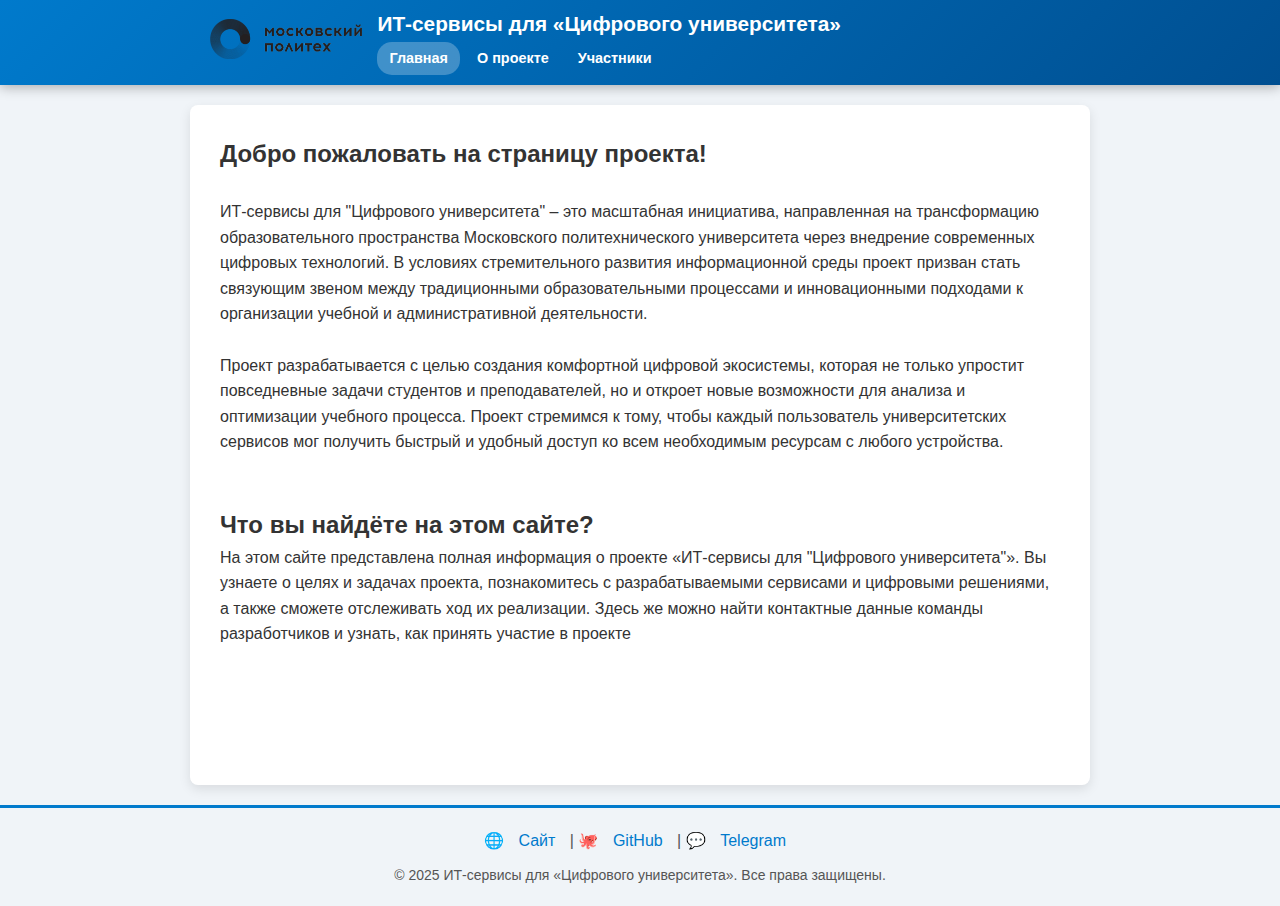
<file: index.html>
<!DOCTYPE html>
<html lang="ru">
<head>
  <meta charset="UTF-8" />
  <title>Главная — Учебная практика</title>
  <link rel="stylesheet" href="style.css" />
  <link rel="icon" type="image/png" href="favicon.png">
</head>
<body>
  <header>
    <div class="container">
      <div class="logo">
        <img src="logo.png" alt="МПУ" class="logo-img" />
      </div>
      <div class="header-content">
        <h1>ИТ-сервисы для «Цифрового университета»</h1>
        <nav>
          <a href="index.html" class="active">Главная</a>
          <a href="about.html">О проекте</a>
          <a href="team.html">Участники</a>
        </nav>
      </div>
    </div>
  </header>

  <main class="container main-content">
    <section>
      <h2>Добро пожаловать на страницу проекта!</h2>
      <br>
      <p>
        ИТ-сервисы для "Цифрового университета" – это масштабная инициатива, направленная на трансформацию образовательного 
        пространства Московского политехнического университета через внедрение современных цифровых технологий. 
        В условиях стремительного развития информационной среды проект призван стать связующим звеном между традиционными образовательными процессами
         и инновационными подходами к организации учебной и административной деятельности.
      </p>
      <br>
      <p>
        Проект разрабатывается с целью создания комфортной цифровой экосистемы, которая не только упростит повседневные задачи студентов
         и преподавателей, но и откроет новые возможности для анализа и оптимизации учебного процесса. Проект стремимся к тому, чтобы каждый
          пользователь университетских сервисов мог получить быстрый и удобный доступ ко всем необходимым ресурсам с любого устройства.
      </p>
      <br><br>
      <h2>Что вы найдёте на этом сайте?</h2>
      <p>
        На этом сайте представлена полная информация о проекте «ИТ-сервисы для "Цифрового университета"». Вы узнаете о целях и задачах проекта, познакомитесь с 
        разрабатываемыми сервисами и цифровыми решениями, а также сможете отслеживать ход их реализации. Здесь же можно найти контактные данные команды разработчиков 
        и узнать, как принять участие в проекте
      </p>
    </section>
  </main>

  <footer class="site-footer">
    <div class="container">
      <div class="socials">
        🌐 <a href="index.html">Сайт</a> | 🐙 <a href="https://github.com/DOESNT-GAME/KorepovEremina_Practice2025">GitHub</a> | 💬 <a href="https://t.me/doesnt_m0d">Telegram</a>
      </div>
      <div>
        &copy; 2025 ИТ-сервисы для «Цифрового университета». Все права защищены.
      </div>
    </div>
  </footer>
</body>
</html>
</file>
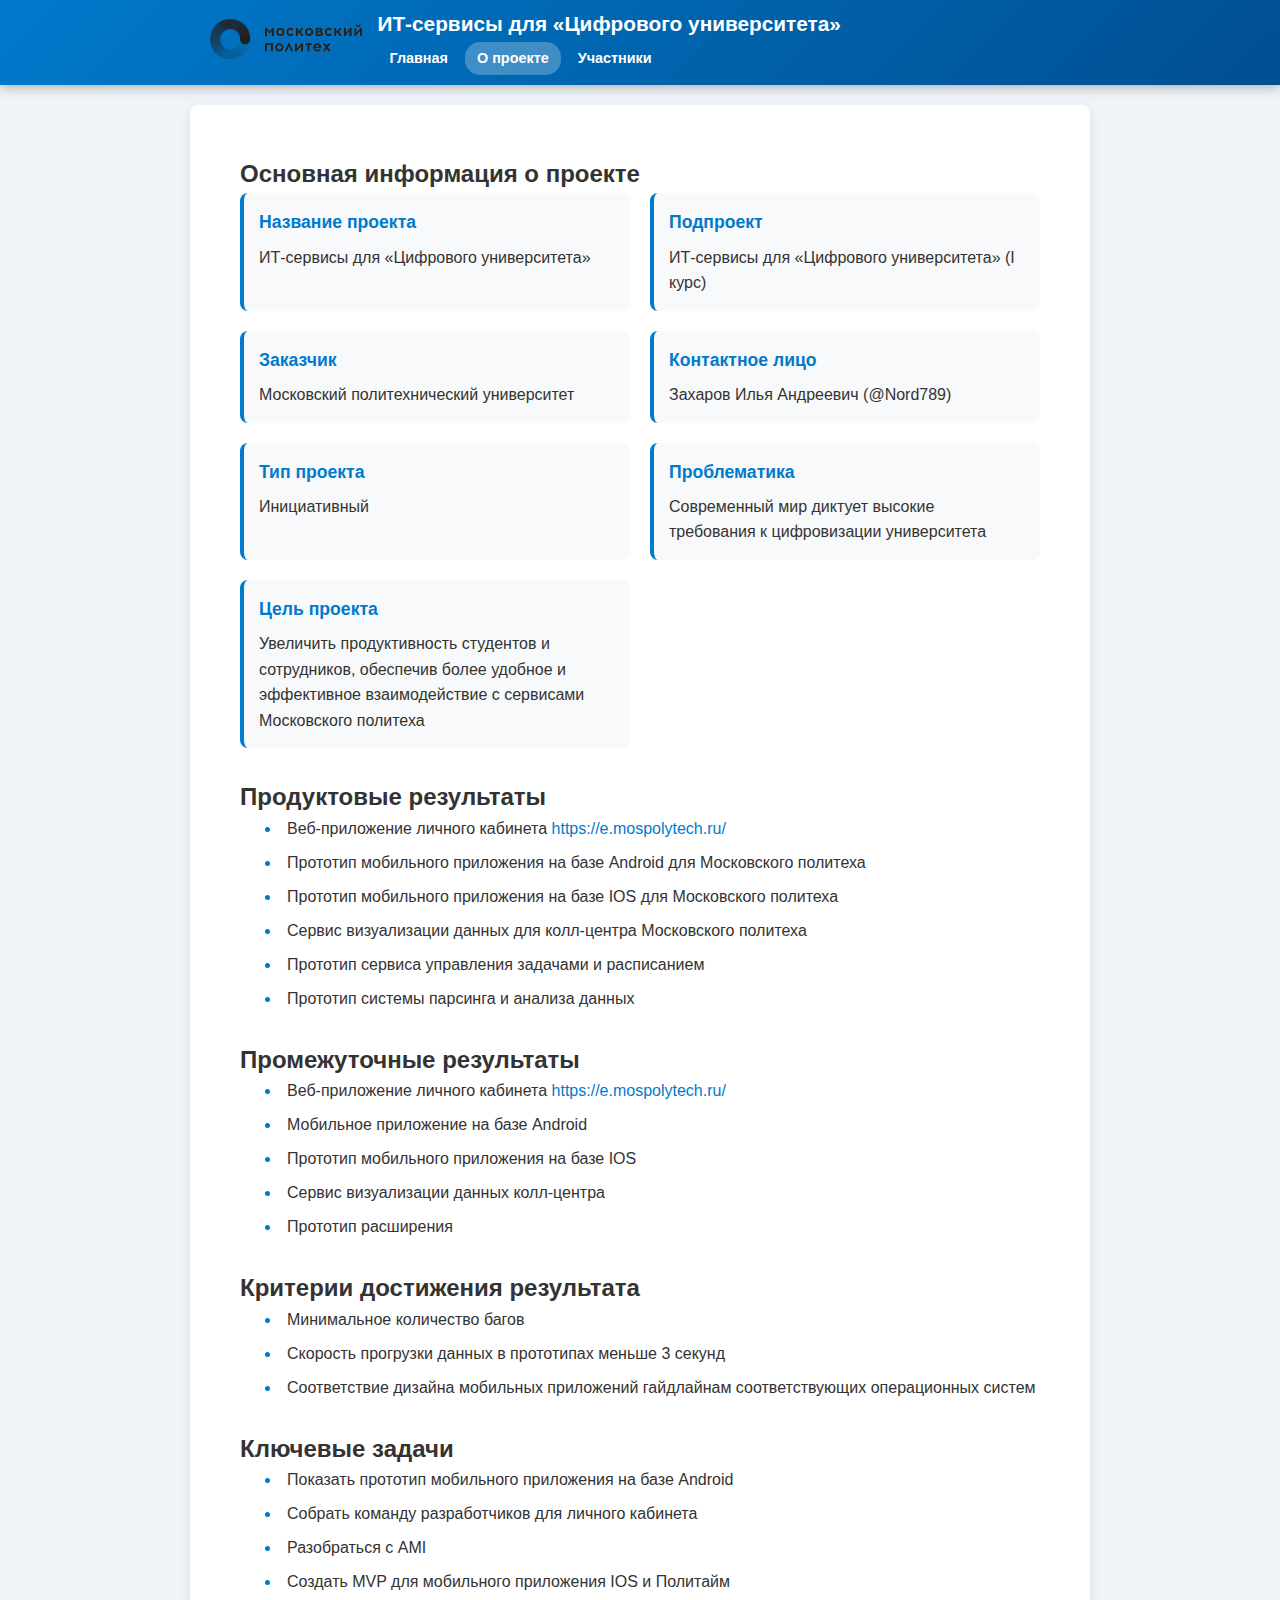
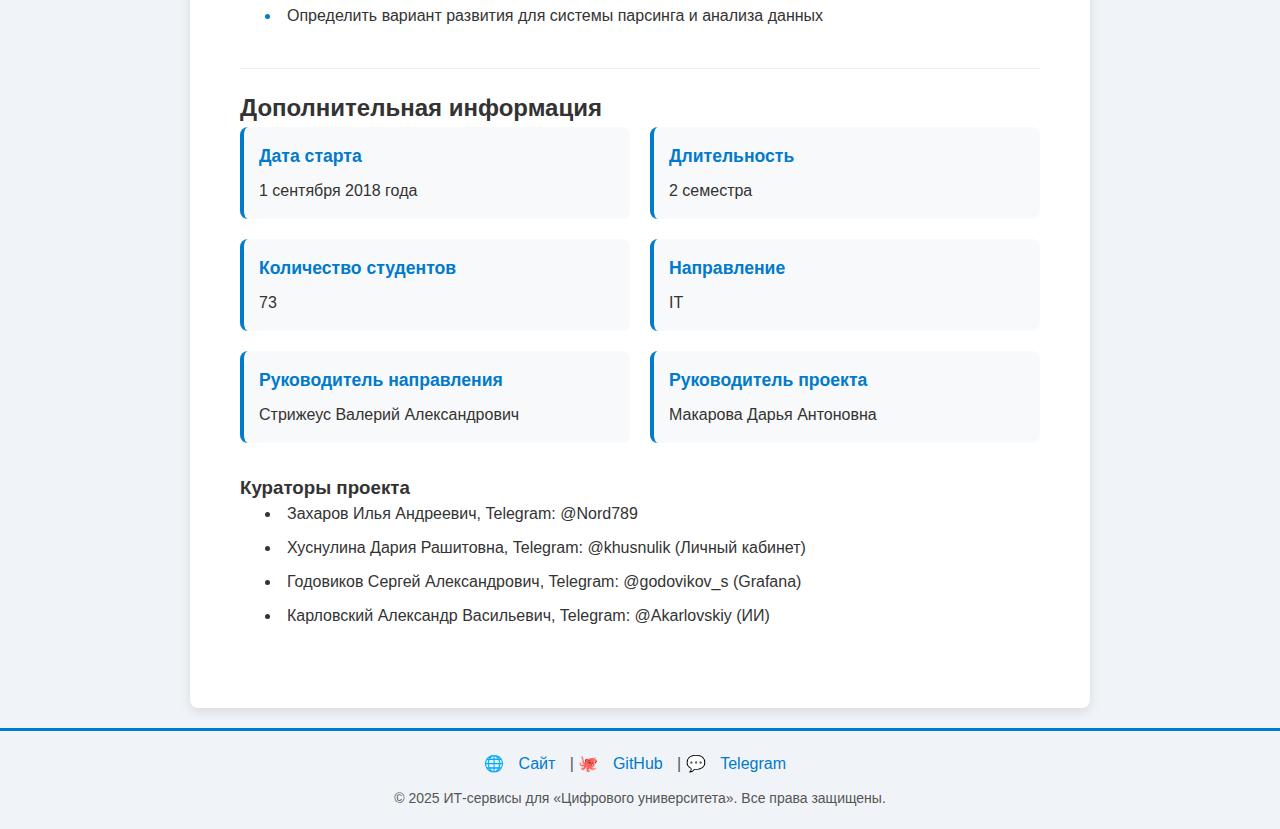
<file: about.html>
<!DOCTYPE html>
<html lang="ru">
<head>
  <meta charset="UTF-8" />
  <title>О проекте — Учебная практика</title>
  <link rel="stylesheet" href="style.css" />
  <link rel="icon" type="image/png" href="favicon.png">
</head>
<body>
  <header>
    <div class="container">
      <div class="logo">
        <img src="logo.png" alt="МПУ" class="logo-img" />
      </div>
      <div class="header-content">
        <h1>ИТ-сервисы для «Цифрового университета»</h1>
        <nav>
          <a href="index.html">Главная</a>
          <a href="about.html" class="active">О проекте</a>
          <a href="team.html">Участники</a>
        </nav>
      </div>
    </div>
  </header>

  <main class="container main-content">
    <section class="project-info">
      <h2>Основная информация о проекте</h2>
      
      <div class="info-grid">
        <div class="info-item">
          <h3>Название проекта</h3>
          <p>ИТ-сервисы для «Цифрового университета»</p>
        </div>
        
        <div class="info-item">
          <h3>Подпроект</h3>
          <p>ИТ-сервисы для «Цифрового университета» (I курс)</p>
        </div>
        
        <div class="info-item">
          <h3>Заказчик</h3>
          <p>Московский политехнический университет</p>
        </div>
        
        <div class="info-item">
          <h3>Контактное лицо</h3>
          <p>Захаров Илья Андреевич (@Nord789)</p>
        </div>
        
        <div class="info-item">
          <h3>Тип проекта</h3>
          <p>Инициативный</p>
        </div>
        
        <div class="info-item">
          <h3>Проблематика</h3>
          <p>Современный мир диктует высокие требования к цифровизации университета</p>
        </div>
        
        <div class="info-item">
          <h3>Цель проекта</h3>
          <p>Увеличить продуктивность студентов и сотрудников, обеспечив более удобное и эффективное взаимодействие с сервисами Московского политеха</p>
        </div>
      </div>
      
      <h2>Продуктовые результаты</h2>
      <ul class="results-list">
        <li>Веб-приложение личного кабинета <a href="https://e.mospolytech.ru/">https://e.mospolytech.ru/</a></li>
        <li>Прототип мобильного приложения на базе Android для Московского политеха</li>
        <li>Прототип мобильного приложения на базе IOS для Московского политеха</li>
        <li>Сервис визуализации данных для колл-центра Московского политеха</li>
        <li>Прототип сервиса управления задачами и расписанием</li>
        <li>Прототип системы парсинга и анализа данных</li>
      </ul>
      
      <h2>Промежуточные результаты</h2>
      <ul class="results-list">
        <li>Веб-приложение личного кабинета <a href="https://e.mospolytech.ru/">https://e.mospolytech.ru/</a></li>
        <li>Мобильное приложение на базе Android</li>
        <li>Прототип мобильного приложения на базе IOS</li>
        <li>Сервис визуализации данных колл-центра</li>
        <li>Прототип расширения</li>
      </ul>
      
      <h2>Критерии достижения результата</h2>
      <ul class="criteria-list">
        <li>Минимальное количество багов</li>
        <li>Скорость прогрузки данных в прототипах меньше 3 секунд</li>
        <li>Соответствие дизайна мобильных приложений гайдлайнам соответствующих операционных систем</li>
      </ul>
      
      <h2>Ключевые задачи</h2>
      <ul class="tasks-list">
        <li>Показать прототип мобильного приложения на базе Android</li>
        <li>Собрать команду разработчиков для личного кабинета</li>
        <li>Разобраться с AMI</li>
        <li>Создать MVP для мобильного приложения IOS и Политайм</li>
        <li>Определить вариант развития для системы парсинга и анализа данных</li>
      </ul>
      
      <div class="additional-info">
        <h2>Дополнительная информация</h2>
        <div class="info-grid">
          <div class="info-item">
            <h3>Дата старта</h3>
            <p>1 сентября 2018 года</p>
          </div>
          
          <div class="info-item">
            <h3>Длительность</h3>
            <p>2 семестра</p>
          </div>
          
          <div class="info-item">
            <h3>Количество студентов</h3>
            <p>73</p>
          </div>
          
          <div class="info-item">
            <h3>Направление</h3>
            <p>IT</p>
          </div>
          
          <div class="info-item">
            <h3>Руководитель направления</h3>
            <p>Стрижеус Валерий Александрович</p>
          </div>
          
          <div class="info-item">
            <h3>Руководитель проекта</h3>
            <p>Макарова Дарья Антоновна</p>
          </div>
        </div>
        
        <h3>Кураторы проекта</h3>
        <ul class="curators-list">
          <li>Захаров Илья Андреевич, Telegram: @Nord789</li>
          <li>Хуснулина Дария Рашитовна, Telegram: @khusnulik (Личный кабинет)</li>
          <li>Годовиков Сергей Александрович, Telegram: @godovikov_s (Grafana)</li>
          <li>Карловский Александр Васильевич, Telegram: @Akarlovskiy (ИИ)</li>
        </ul>
      </div>
    </section>
  </main>

  <footer class="site-footer">
    <div class="container">
      <div class="socials">
        🌐 <a href="index.html">Сайт</a> | 🐙 <a href="https://github.com/DOESNT-GAME/KorepovEremina_Practice2025">GitHub</a> | 💬 <a href="https://t.me/doesnt_m0d">Telegram</a>
      </div>
      <div>
        &copy; 2025 ИТ-сервисы для «Цифрового университета». Все права защищены.
      </div>
    </div>
  </footer>
</body>
</html>
</file>
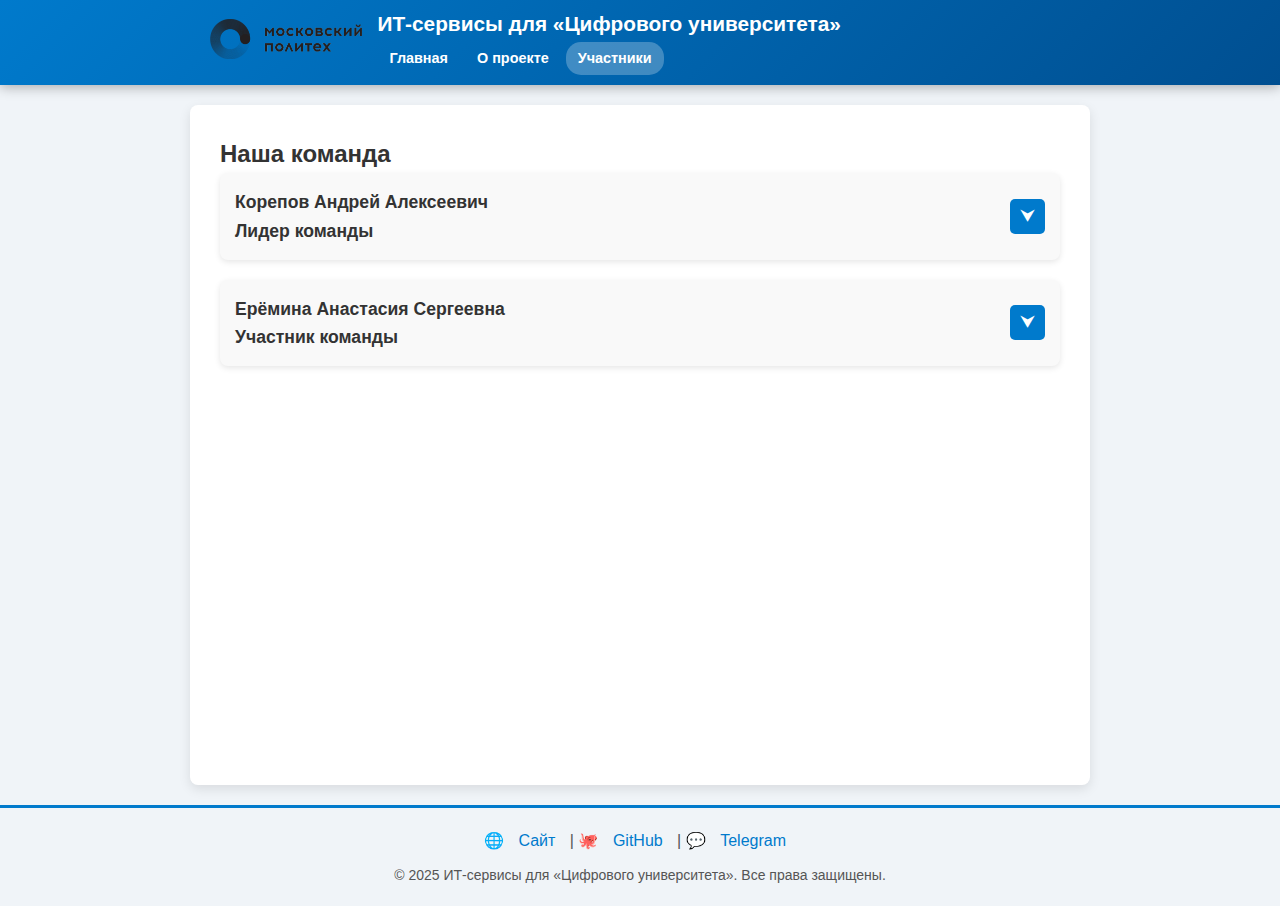
<file: team.html>
<!DOCTYPE html>
<html lang="ru">
<head>
  <meta charset="UTF-8" />
  <title>Участники — Учебная практика</title>
  <link rel="stylesheet" href="style.css" />
  <link rel="icon" type="image/png" href="favicon.png">
</head>
<body>
  <header>
    <div class="container">
      <div class="logo">
        <img src="logo.png" alt="МПУ" class="logo-img" />
      </div>
      <div class="header-content">
        <h1>ИТ-сервисы для «Цифрового университета»</h1>
        <nav>
          <a href="index.html">Главная</a>
          <a href="about.html">О проекте</a>
          <a href="team.html" class="active">Участники</a>
        </nav>
      </div>
    </div>
  </header>

  <main class="container main-content">
    <section>
      <h2>Наша команда</h2>
      <div class="team-member">
        <div class="member-header">
          <div class="team-info">
            <strong>Корепов Андрей Алексеевич</strong><br />
            Лидер команды
          </div>
          <button class="toggle-info">⮟</button>
        </div>
        <div class="extra-info">
          <p>Студент группы 241-352, кафедры "Информационная безопасность"</p>
          <div class="contributions">
            <h3>Вклад в проект:</h3>
            <ul>
              <li>Тестирование авторизации в личном кабинете</li>
              <li>Проверка работоспособности отдельных функциональностей личного кабинета</li>
              <li>Создание сайта о проекте</li>
            </ul>
          </div>
        </div>
      </div>
      <div class="team-member">
        <div class="member-header">
          <div class="team-info">
            <strong>Ерёмина Анастасия Сергеевна</strong><br />
            Участник команды
          </div>
          <button class="toggle-info">⮟</button>
        </div>
        <div class="extra-info">
          <p>Студент группы 241-352, кафедры "Информационная безопасность"</p>
          <div class="contributions">
            <h3>Вклад в проект:</h3>
            <ul>
              <li>Тестирование авторизации в личном кабинете</li>
              <li>Участие в дискуссиях о возможных новых функций на сайте</li>
              <li>Помощь в разработке сайта о проекте</li>
              <li>Планирование сроков создания сайта о проекте</li>
            </ul>
          </div>
        </div>
      </div>
    </section>
  </main>

  <footer class="site-footer">
    <div class="container">
        <div class="socials">
            🌐 <a href="index.html">Сайт</a> | 🐙 <a href="https://github.com/DOESNT-GAME/KorepovEremina_Practice2025">GitHub</a> | 💬 <a href="https://t.me/doesnt_m0d">Telegram</a>
        </div>
      <div>
        &copy; 2025 ИТ-сервисы для «Цифрового университета». Все права защищены.
      </div>
    </div>
  </footer>

  <script>
    const buttons = document.querySelectorAll('.toggle-info');
    buttons.forEach(button => {
      button.addEventListener('click', () => {
        const extraInfo = button.closest('.team-member').querySelector('.extra-info');
        extraInfo.classList.toggle('show');
        button.textContent = extraInfo.classList.contains('show') ? '⮝' : '⮟';
      });
    });
  </script>
</body>
</html>
</file>
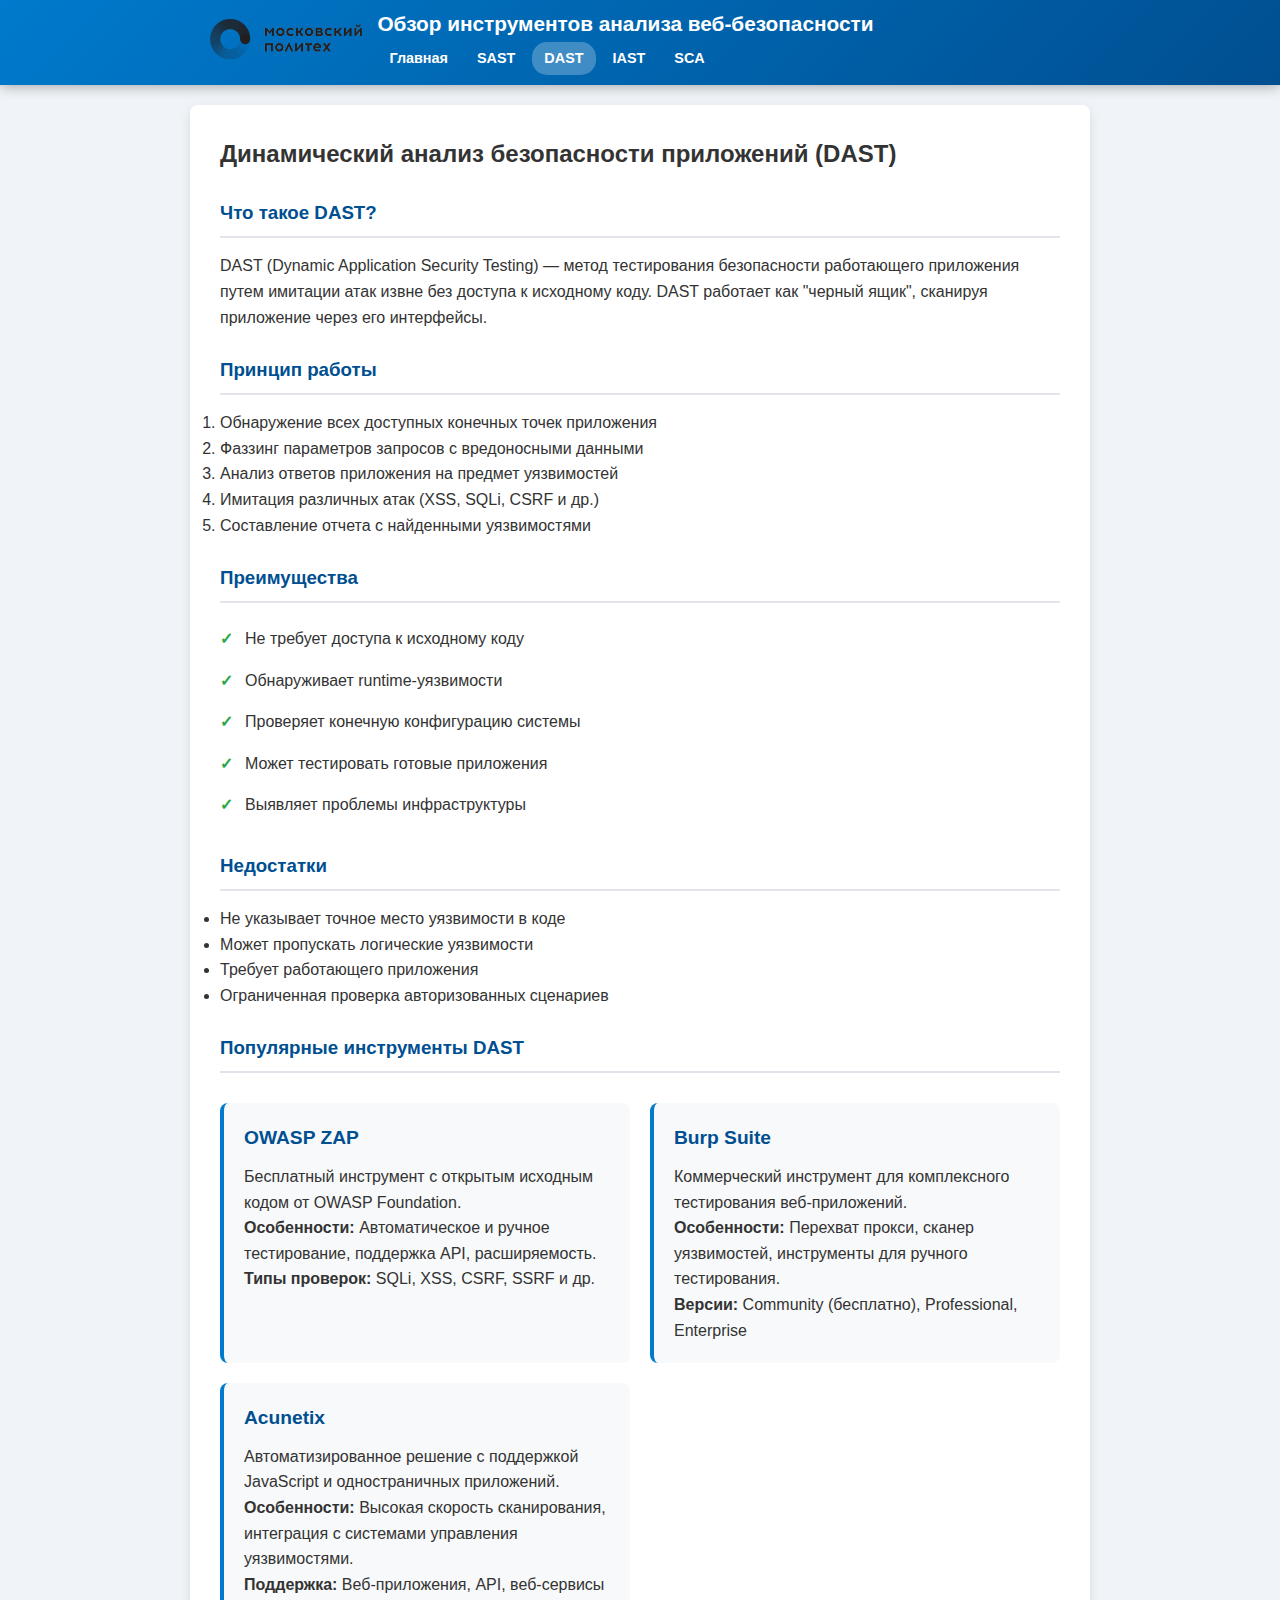
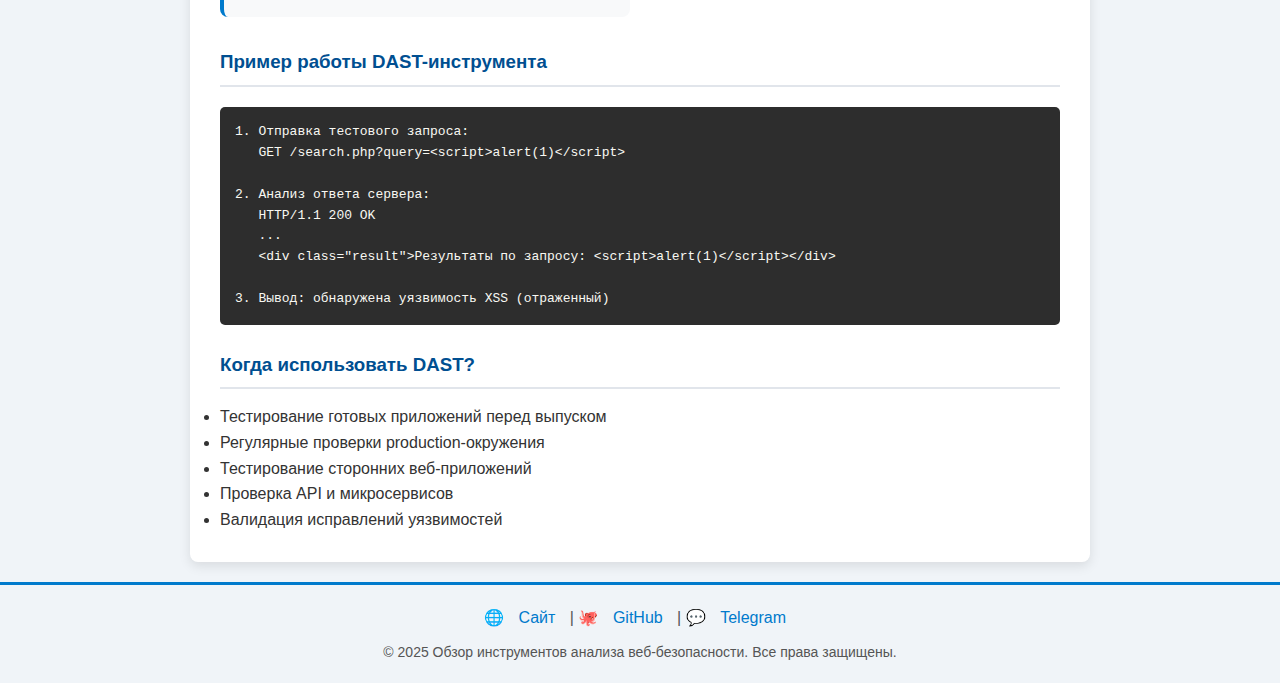
<file: site/dast.html>
<!DOCTYPE html>
<html lang="ru">
<head>
  <meta charset="UTF-8">
  <meta name="viewport" content="width=device-width, initial-scale=1.0">
  <title>DAST - Динамический анализ безопасности</title>
  <link rel="stylesheet" href="styles.css">
  <link rel="icon" type="image/png" href="favicon.png">
</head>
<body>
  <header>
    <div class="container">
      <div class="logo">
        <img src="logo.png" alt="Логотип" class="logo-img">
      </div>
      <div class="header-content">
        <h1>Обзор инструментов анализа веб-безопасности</h1>
        <nav>
          <a href="index.html">Главная</a>
          <a href="sast.html">SAST</a>
          <a href="dast.html" class="active">DAST</a>
          <a href="iast.html">IAST</a>
          <a href="sca.html">SCA</a>
        </nav>
      </div>
    </div>
  </header>

  <main class="container main-content">
    <section class="security-method">
      <h2>Динамический анализ безопасности приложений (DAST)</h2> 
      <h3>Что такое DAST?</h3>
      <p>
        DAST (Dynamic Application Security Testing) — метод тестирования безопасности работающего приложения путем 
        имитации атак извне без доступа к исходному коду. DAST работает как "черный ящик", сканируя приложение через его интерфейсы.
      </p>
      
      <h3>Принцип работы</h3>
      <ol>
        <li>Обнаружение всех доступных конечных точек приложения</li>
        <li>Фаззинг параметров запросов с вредоносными данными</li>
        <li>Анализ ответов приложения на предмет уязвимостей</li>
        <li>Имитация различных атак (XSS, SQLi, CSRF и др.)</li>
        <li>Составление отчета с найденными уязвимостями</li>
      </ol>
      
      <h3>Преимущества</h3>
      <ul class="features">
        <li>Не требует доступа к исходному коду</li>
        <li>Обнаруживает runtime-уязвимости</li>
        <li>Проверяет конечную конфигурацию системы</li>
        <li>Может тестировать готовые приложения</li>
        <li>Выявляет проблемы инфраструктуры</li>
      </ul>
      
      <h3>Недостатки</h3>
      <ul>
        <li>Не указывает точное место уязвимости в коде</li>
        <li>Может пропускать логические уязвимости</li>
        <li>Требует работающего приложения</li>
        <li>Ограниченная проверка авторизованных сценариев</li>
      </ul>
      
      <h3>Популярные инструменты DAST</h3>
      <div class="tools-grid">
        <div class="tool-card">
          <h4>OWASP ZAP</h4>
          <p>Бесплатный инструмент с открытым исходным кодом от OWASP Foundation.</p>
          <p><strong>Особенности:</strong> Автоматическое и ручное тестирование, поддержка API, расширяемость.</p>
          <p><strong>Типы проверок:</strong> SQLi, XSS, CSRF, SSRF и др.</p>
        </div>
        <div class="tool-card">
          <h4>Burp Suite</h4>
          <p>Коммерческий инструмент для комплексного тестирования веб-приложений.</p>
          <p><strong>Особенности:</strong> Перехват прокси, сканер уязвимостей, инструменты для ручного тестирования.</p>
          <p><strong>Версии:</strong> Community (бесплатно), Professional, Enterprise</p>
        </div>
        <div class="tool-card">
          <h4>Acunetix</h4>
          <p>Автоматизированное решение с поддержкой JavaScript и одностраничных приложений.</p>
          <p><strong>Особенности:</strong> Высокая скорость сканирования, интеграция с системами управления уязвимостями.</p>
          <p><strong>Поддержка:</strong> Веб-приложения, API, веб-сервисы</p>
        </div>
      </div>
      
      <h3>Пример работы DAST-инструмента</h3>
      <div class="code-example">
        <pre>
1. Отправка тестового запроса:
   GET /search.php?query=&lt;script&gt;alert(1)&lt;/script&gt;

2. Анализ ответа сервера:
   HTTP/1.1 200 OK
   ...
   &lt;div class="result"&gt;Результаты по запросу: &lt;script&gt;alert(1)&lt;/script&gt;&lt;/div&gt;

3. Вывод: обнаружена уязвимость XSS (отраженный)</pre>
      </div>
      
      <h3>Когда использовать DAST?</h3>
      <ul>
        <li>Тестирование готовых приложений перед выпуском</li>
        <li>Регулярные проверки production-окружения</li>
        <li>Тестирование сторонних веб-приложений</li>
        <li>Проверка API и микросервисов</li>
        <li>Валидация исправлений уязвимостей</li>
      </ul>
    </section>
  </main>

  <footer class="site-footer">
    <div class="container">
      <div class="socials">
        🌐 <a href="index.html">Сайт</a> | 🐙 <a href="https://github.com/your-repo">GitHub</a> | 💬 <a href="https://t.me/your-contact">Telegram</a>
      </div>
      <div>
        &copy; 2025 Обзор инструментов анализа веб-безопасности. Все права защищены.
      </div>
    </div>
  </footer>
</body>
</html>
</file>
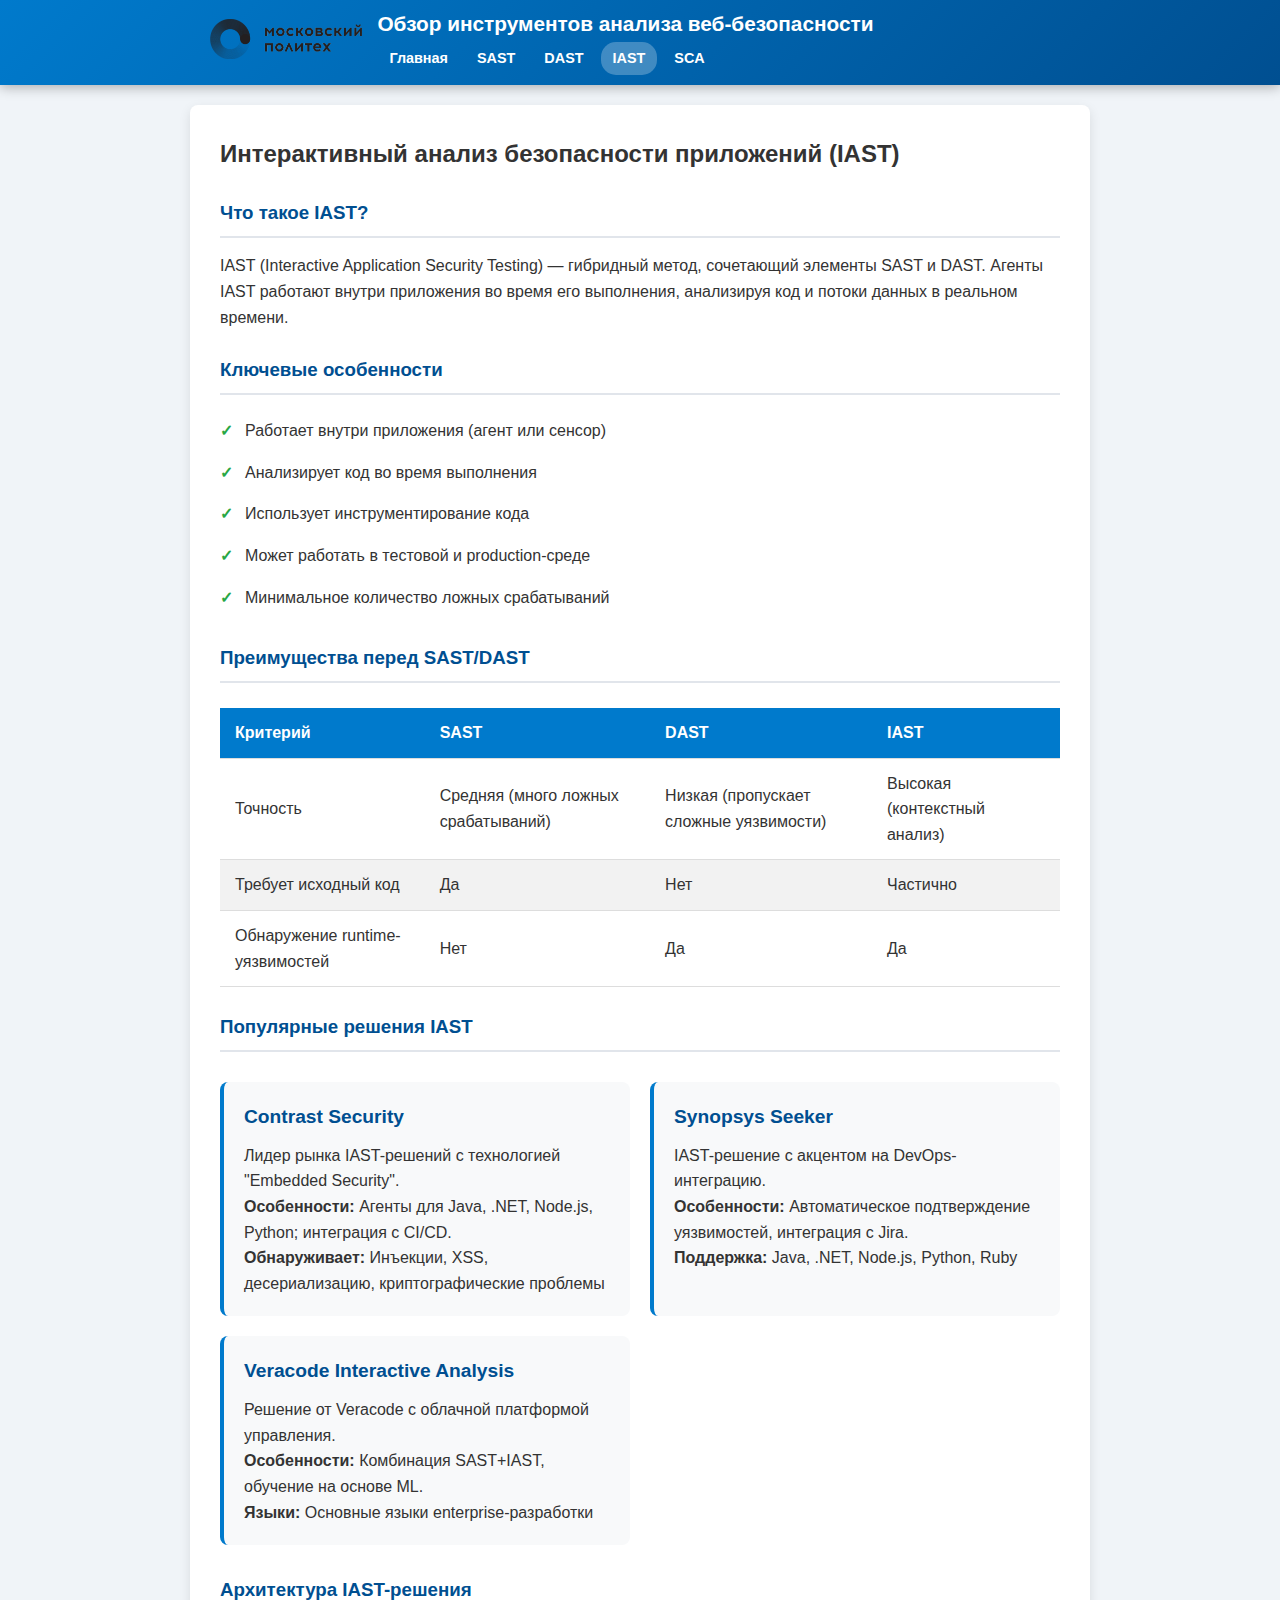
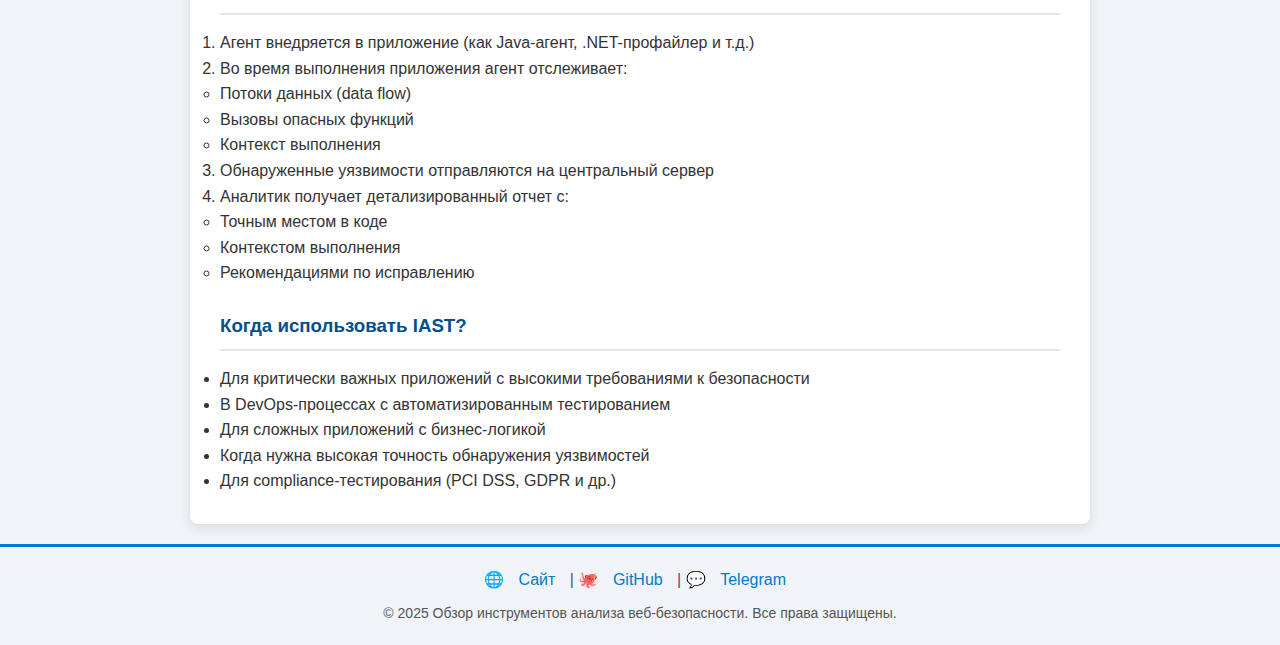
<file: site/IAST (2).html>
<!DOCTYPE html>
<html lang="ru">
<head>
  <meta charset="UTF-8">
  <meta name="viewport" content="width=device-width, initial-scale=1.0">
  <title>IAST - Интерактивный анализ безопасности</title>
  <link rel="stylesheet" href="styles.css">
  <link rel="icon" type="image/png" href="favicon.png">
</head>
<body>
  <header>
    <div class="container">
      <div class="logo">
        <img src="logo.png" alt="Логотип" class="logo-img">
      </div>
      <div class="header-content">
        <h1>Обзор инструментов анализа веб-безопасности</h1>
        <nav>
          <a href="index.html">Главная</a>
          <a href="sast.html">SAST</a>
          <a href="dast.html">DAST</a>
          <a href="iast.html" class="active">IAST</a>
          <a href="sca.html">SCA</a>
        </nav>
      </div>
    </div>
  </header>

  <main class="container main-content">
    <section class="security-method">
      <h2>Интерактивный анализ безопасности приложений (IAST)</h2>
      <h3>Что такое IAST?</h3>
      <p>
        IAST (Interactive Application Security Testing) — гибридный метод, сочетающий элементы SAST и DAST. 
        Агенты IAST работают внутри приложения во время его выполнения, анализируя код и потоки данных в реальном времени.
      </p>
      
      <h3>Ключевые особенности</h3>
      <ul class="features">
        <li>Работает внутри приложения (агент или сенсор)</li>
        <li>Анализирует код во время выполнения</li>
        <li>Использует инструментирование кода</li>
        <li>Может работать в тестовой и production-среде</li>
        <li>Минимальное количество ложных срабатываний</li>
      </ul>
      
      <h3>Преимущества перед SAST/DAST</h3>
      <table class="comparison-table">
        <thead>
          <tr>
            <th>Критерий</th>
            <th>SAST</th>
            <th>DAST</th>
            <th>IAST</th>
          </tr>
        </thead>
        <tbody>
          <tr>
            <td>Точность</td>
            <td>Средняя (много ложных срабатываний)</td>
            <td>Низкая (пропускает сложные уязвимости)</td>
            <td>Высокая (контекстный анализ)</td>
          </tr>
          <tr>
            <td>Требует исходный код</td>
            <td>Да</td>
            <td>Нет</td>
            <td>Частично</td>
          </tr>
          <tr>
            <td>Обнаружение runtime-уязвимостей</td>
            <td>Нет</td>
            <td>Да</td>
            <td>Да</td>
          </tr>
        </tbody>
      </table>
      
      <h3>Популярные решения IAST</h3>
      <div class="tools-grid">
        <div class="tool-card">
          <h4>Contrast Security</h4>
          <p>Лидер рынка IAST-решений с технологией "Embedded Security".</p>
          <p><strong>Особенности:</strong> Агенты для Java, .NET, Node.js, Python; интеграция с CI/CD.</p>
          <p><strong>Обнаруживает:</strong> Инъекции, XSS, десериализацию, криптографические проблемы</p>
        </div>
        <div class="tool-card">
          <h4>Synopsys Seeker</h4>
          <p>IAST-решение с акцентом на DevOps-интеграцию.</p>
          <p><strong>Особенности:</strong> Автоматическое подтверждение уязвимостей, интеграция с Jira.</p>
          <p><strong>Поддержка:</strong> Java, .NET, Node.js, Python, Ruby</p>
        </div>
        <div class="tool-card">
          <h4>Veracode Interactive Analysis</h4>
          <p>Решение от Veracode с облачной платформой управления.</p>
          <p><strong>Особенности:</strong> Комбинация SAST+IAST, обучение на основе ML.</p>
          <p><strong>Языки:</strong> Основные языки enterprise-разработки</p>
        </div>
      </div>
      
      <h3>Архитектура IAST-решения</h3>
      <ol>
        <li>Агент внедряется в приложение (как Java-агент, .NET-профайлер и т.д.)</li>
        <li>Во время выполнения приложения агент отслеживает:
          <ul>
            <li>Потоки данных (data flow)</li>
            <li>Вызовы опасных функций</li>
            <li>Контекст выполнения</li>
          </ul>
        </li>
        <li>Обнаруженные уязвимости отправляются на центральный сервер</li>
        <li>Аналитик получает детализированный отчет с:
          <ul>
            <li>Точным местом в коде</li>
            <li>Контекстом выполнения</li>
            <li>Рекомендациями по исправлению</li>
          </ul>
        </li>
      </ol>
      
      <h3>Когда использовать IAST?</h3>
      <ul>
        <li>Для критически важных приложений с высокими требованиями к безопасности</li>
        <li>В DevOps-процессах с автоматизированным тестированием</li>
        <li>Для сложных приложений с бизнес-логикой</li>
        <li>Когда нужна высокая точность обнаружения уязвимостей</li>
        <li>Для compliance-тестирования (PCI DSS, GDPR и др.)</li>
      </ul>
    </section>
  </main>

  <footer class="site-footer">
    <div class="container">
      <div class="socials">
        🌐 <a href="index.html">Сайт</a> | 🐙 <a href="https://github.com/your-repo">GitHub</a> | 💬 <a href="https://t.me/your-contact">Telegram</a>
      </div>
      <div>
        &copy; 2025 Обзор инструментов анализа веб-безопасности. Все права защищены.
      </div>
    </div>
  </footer>
</body>
</html>
</file>
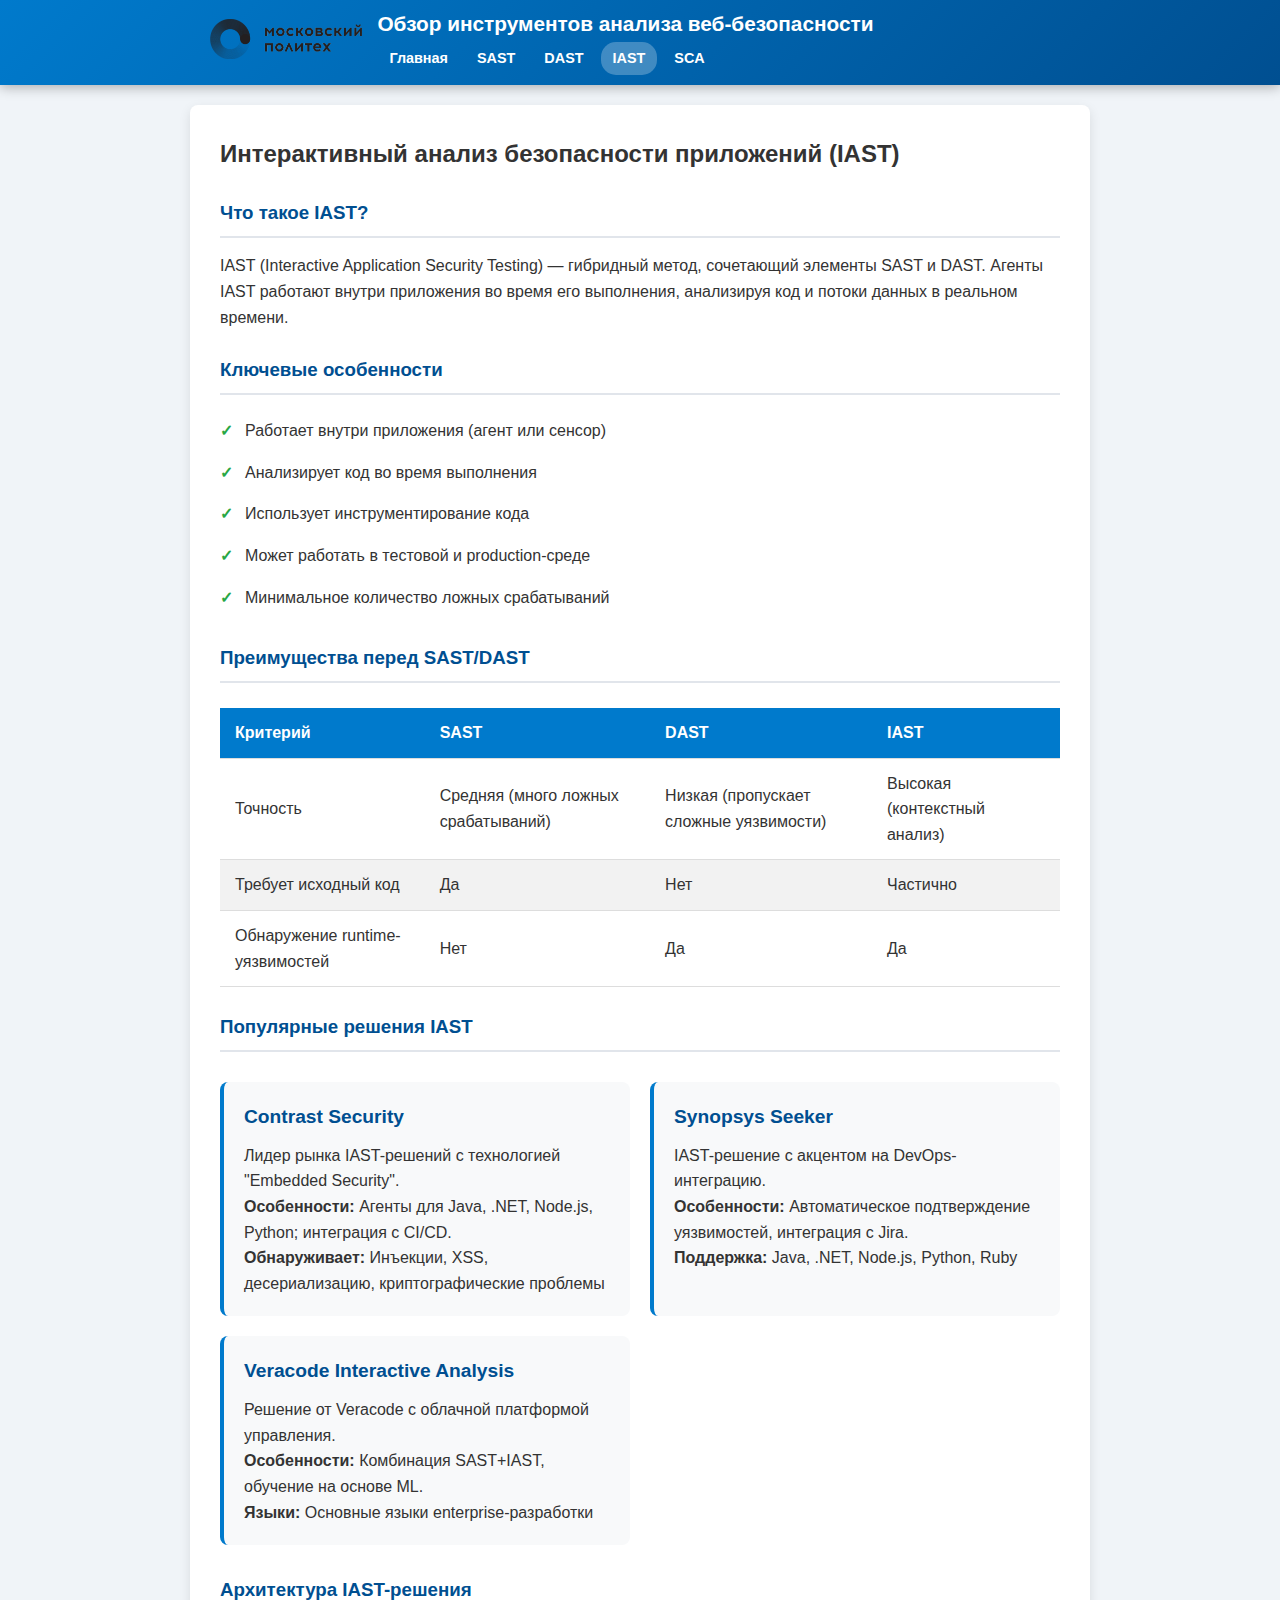
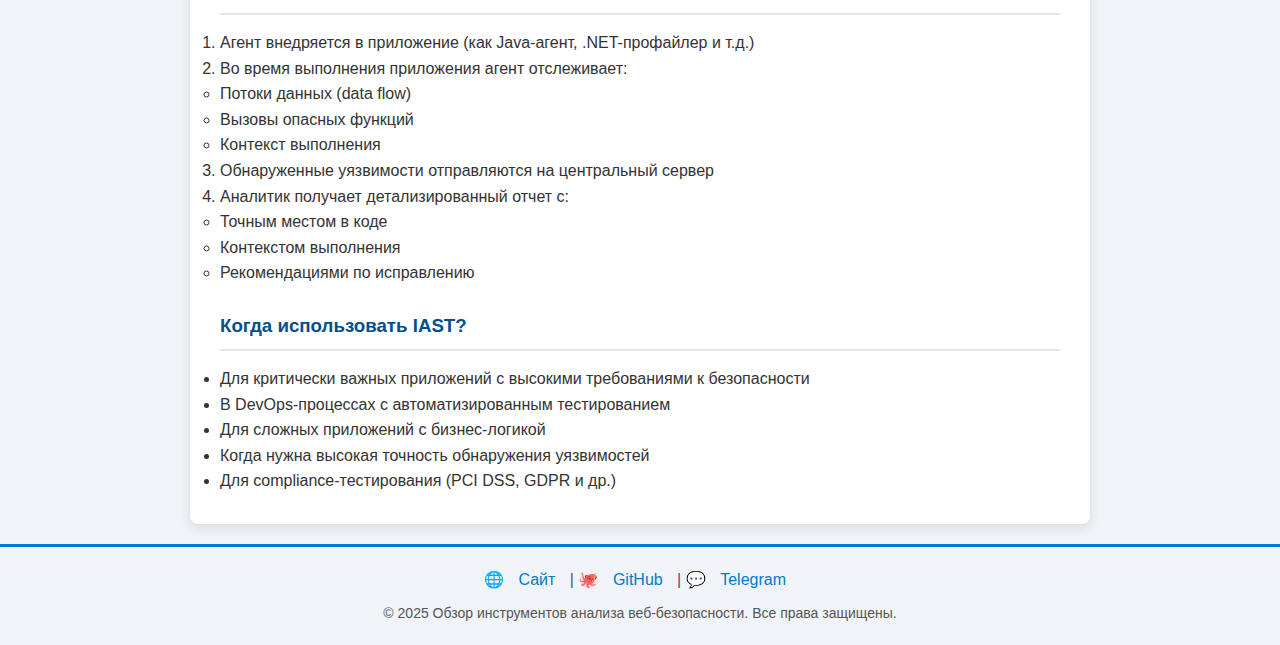
<file: site/IAST.html>
<!DOCTYPE html>
<html lang="ru">
<head>
  <meta charset="UTF-8">
  <meta name="viewport" content="width=device-width, initial-scale=1.0">
  <title>IAST - Интерактивный анализ безопасности</title>
  <link rel="stylesheet" href="styles.css">
  <link rel="icon" type="image/png" href="favicon.png">
</head>
<body>
  <header>
    <div class="container">
      <div class="logo">
        <img src="logo.png" alt="Логотип" class="logo-img">
      </div>
      <div class="header-content">
        <h1>Обзор инструментов анализа веб-безопасности</h1>
        <nav>
          <a href="index.html">Главная</a>
          <a href="sast.html">SAST</a>
          <a href="dast.html">DAST</a>
          <a href="iast.html" class="active">IAST</a>
          <a href="sca.html">SCA</a>
        </nav>
      </div>
    </div>
  </header>

  <main class="container main-content">
    <section class="security-method">
      <h2>Интерактивный анализ безопасности приложений (IAST)</h2>
      <h3>Что такое IAST?</h3>
      <p>
        IAST (Interactive Application Security Testing) — гибридный метод, сочетающий элементы SAST и DAST. 
        Агенты IAST работают внутри приложения во время его выполнения, анализируя код и потоки данных в реальном времени.
      </p>
      
      <h3>Ключевые особенности</h3>
      <ul class="features">
        <li>Работает внутри приложения (агент или сенсор)</li>
        <li>Анализирует код во время выполнения</li>
        <li>Использует инструментирование кода</li>
        <li>Может работать в тестовой и production-среде</li>
        <li>Минимальное количество ложных срабатываний</li>
      </ul>
      
      <h3>Преимущества перед SAST/DAST</h3>
      <table class="comparison-table">
        <thead>
          <tr>
            <th>Критерий</th>
            <th>SAST</th>
            <th>DAST</th>
            <th>IAST</th>
          </tr>
        </thead>
        <tbody>
          <tr>
            <td>Точность</td>
            <td>Средняя (много ложных срабатываний)</td>
            <td>Низкая (пропускает сложные уязвимости)</td>
            <td>Высокая (контекстный анализ)</td>
          </tr>
          <tr>
            <td>Требует исходный код</td>
            <td>Да</td>
            <td>Нет</td>
            <td>Частично</td>
          </tr>
          <tr>
            <td>Обнаружение runtime-уязвимостей</td>
            <td>Нет</td>
            <td>Да</td>
            <td>Да</td>
          </tr>
        </tbody>
      </table>
      
      <h3>Популярные решения IAST</h3>
      <div class="tools-grid">
        <div class="tool-card">
          <h4>Contrast Security</h4>
          <p>Лидер рынка IAST-решений с технологией "Embedded Security".</p>
          <p><strong>Особенности:</strong> Агенты для Java, .NET, Node.js, Python; интеграция с CI/CD.</p>
          <p><strong>Обнаруживает:</strong> Инъекции, XSS, десериализацию, криптографические проблемы</p>
        </div>
        <div class="tool-card">
          <h4>Synopsys Seeker</h4>
          <p>IAST-решение с акцентом на DevOps-интеграцию.</p>
          <p><strong>Особенности:</strong> Автоматическое подтверждение уязвимостей, интеграция с Jira.</p>
          <p><strong>Поддержка:</strong> Java, .NET, Node.js, Python, Ruby</p>
        </div>
        <div class="tool-card">
          <h4>Veracode Interactive Analysis</h4>
          <p>Решение от Veracode с облачной платформой управления.</p>
          <p><strong>Особенности:</strong> Комбинация SAST+IAST, обучение на основе ML.</p>
          <p><strong>Языки:</strong> Основные языки enterprise-разработки</p>
        </div>
      </div>
      
      <h3>Архитектура IAST-решения</h3>
      <ol>
        <li>Агент внедряется в приложение (как Java-агент, .NET-профайлер и т.д.)</li>
        <li>Во время выполнения приложения агент отслеживает:
          <ul>
            <li>Потоки данных (data flow)</li>
            <li>Вызовы опасных функций</li>
            <li>Контекст выполнения</li>
          </ul>
        </li>
        <li>Обнаруженные уязвимости отправляются на центральный сервер</li>
        <li>Аналитик получает детализированный отчет с:
          <ul>
            <li>Точным местом в коде</li>
            <li>Контекстом выполнения</li>
            <li>Рекомендациями по исправлению</li>
          </ul>
        </li>
      </ol>
      
      <h3>Когда использовать IAST?</h3>
      <ul>
        <li>Для критически важных приложений с высокими требованиями к безопасности</li>
        <li>В DevOps-процессах с автоматизированным тестированием</li>
        <li>Для сложных приложений с бизнес-логикой</li>
        <li>Когда нужна высокая точность обнаружения уязвимостей</li>
        <li>Для compliance-тестирования (PCI DSS, GDPR и др.)</li>
      </ul>
    </section>
  </main>

  <footer class="site-footer">
    <div class="container">
      <div class="socials">
        🌐 <a href="index.html">Сайт</a> | 🐙 <a href="https://github.com/your-repo">GitHub</a> | 💬 <a href="https://t.me/your-contact">Telegram</a>
      </div>
      <div>
        &copy; 2025 Обзор инструментов анализа веб-безопасности. Все права защищены.
      </div>
    </div>
  </footer>
</body>
</html>
</file>
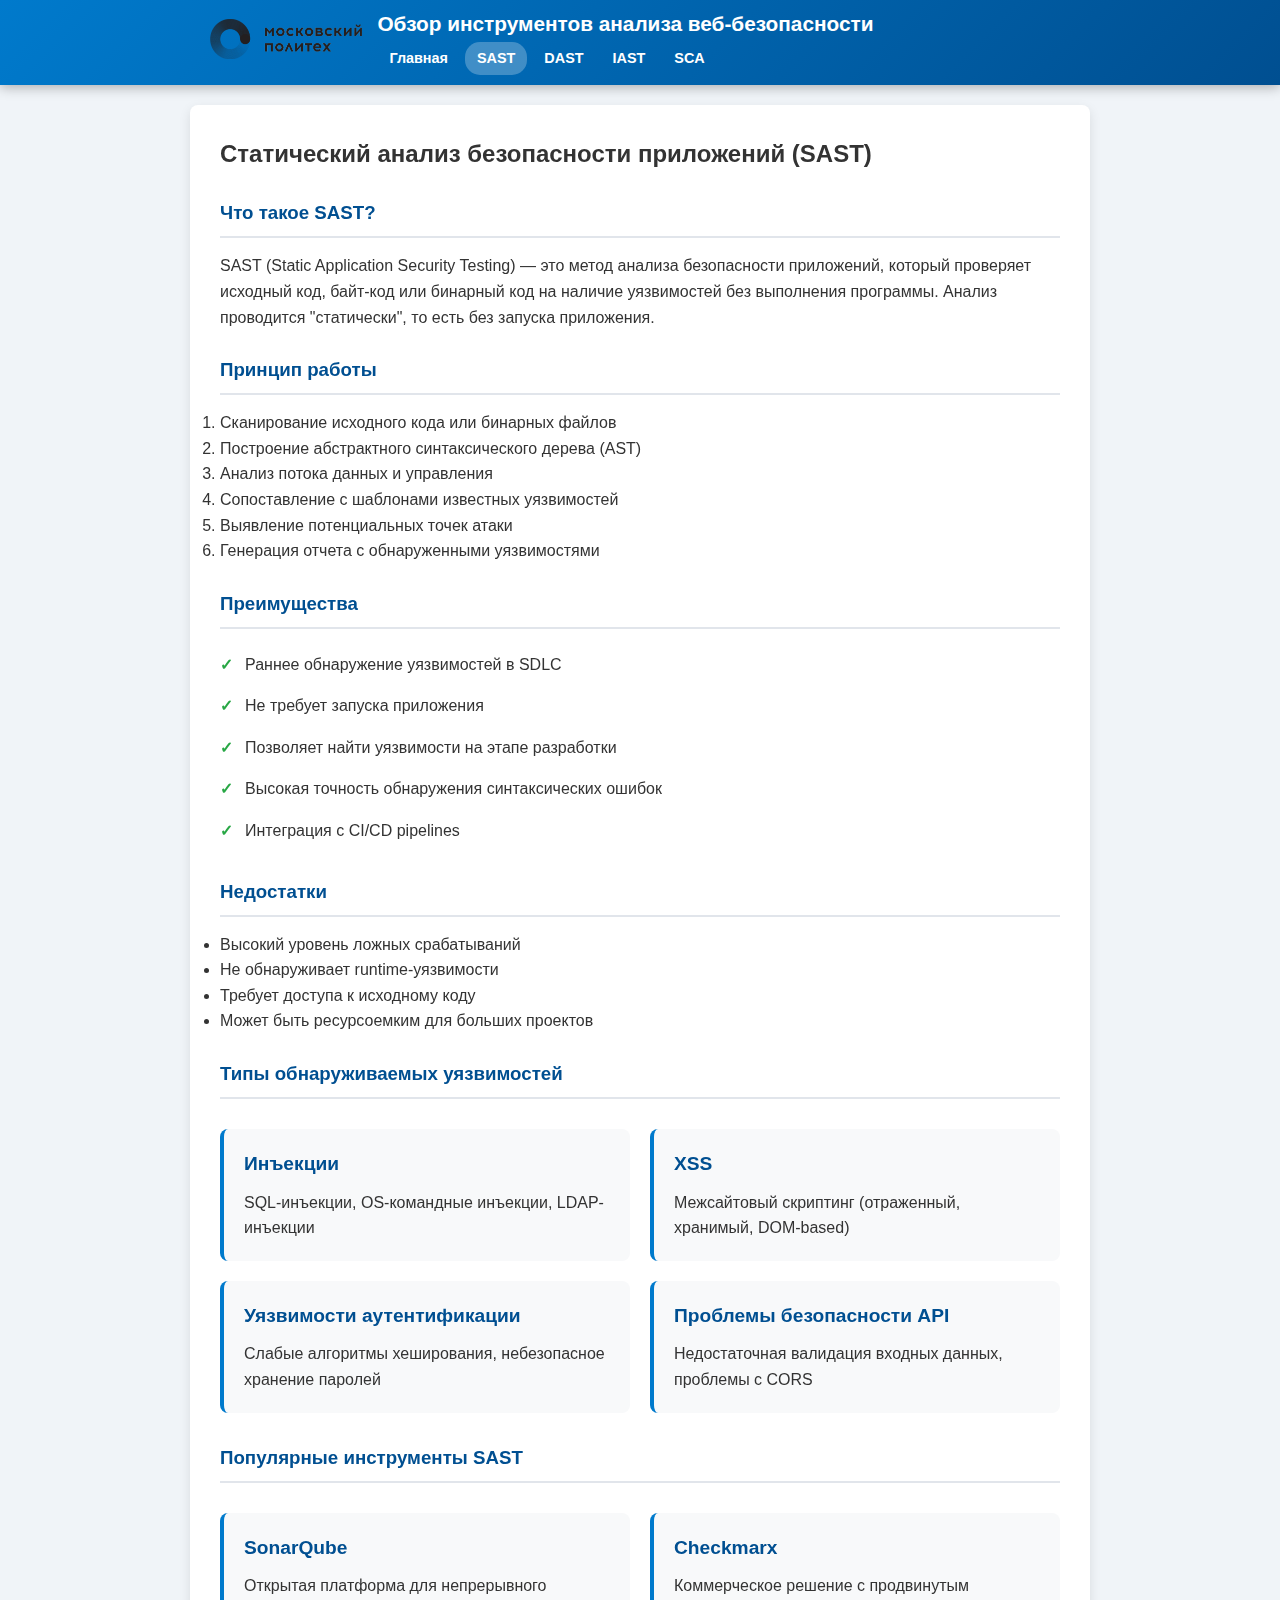
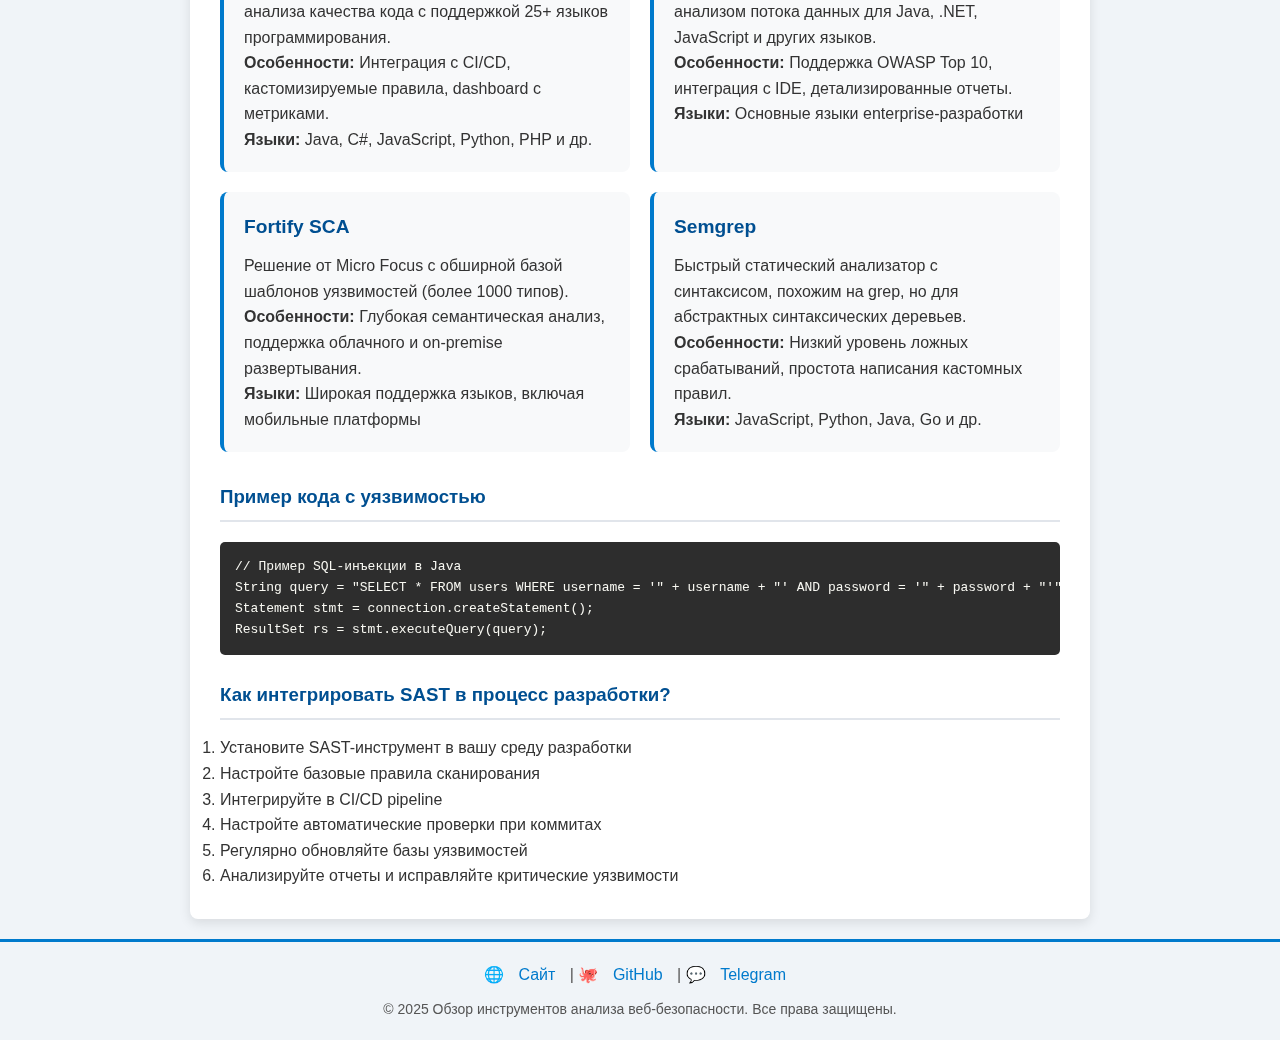
<file: site/sast.html>
<!DOCTYPE html>
<html lang="ru">
<head>
  <meta charset="UTF-8">
  <meta name="viewport" content="width=device-width, initial-scale=1.0">
  <title>SAST - Статический анализ безопасности</title>
  <link rel="stylesheet" href="styles.css">
  <link rel="icon" type="image/png" href="favicon.png">
</head>
<body>
  <header>
    <div class="container">
      <div class="logo">
        <img src="logo.png" alt="Логотип" class="logo-img">
      </div>
      <div class="header-content">
        <h1>Обзор инструментов анализа веб-безопасности</h1>
        <nav>
          <a href="index.html">Главная</a>
          <a href="sast.html" class="active">SAST</a>
          <a href="dast.html">DAST</a>
          <a href="iast.html">IAST</a>
          <a href="sca.html">SCA</a>
        </nav>
      </div>
    </div>
  </header>

  <main class="container main-content">
    <section class="security-method">
      <h2>Статический анализ безопасности приложений (SAST)</h2>
      <h3>Что такое SAST?</h3>
      <p>
        SAST (Static Application Security Testing) — это метод анализа безопасности приложений, который проверяет исходный код, 
        байт-код или бинарный код на наличие уязвимостей без выполнения программы. Анализ проводится "статически", 
        то есть без запуска приложения.
      </p>
      
      <h3>Принцип работы</h3>
      <ol>
        <li>Сканирование исходного кода или бинарных файлов</li>
        <li>Построение абстрактного синтаксического дерева (AST)</li>
        <li>Анализ потока данных и управления</li>
        <li>Сопоставление с шаблонами известных уязвимостей</li>
        <li>Выявление потенциальных точек атаки</li>
        <li>Генерация отчета с обнаруженными уязвимостями</li>
      </ol>
      
      <h3>Преимущества</h3>
      <ul class="features">
        <li>Раннее обнаружение уязвимостей в SDLC</li>
        <li>Не требует запуска приложения</li>
        <li>Позволяет найти уязвимости на этапе разработки</li>
        <li>Высокая точность обнаружения синтаксических ошибок</li>
        <li>Интеграция с CI/CD pipelines</li>
      </ul>
      
      <h3>Недостатки</h3>
      <ul>
        <li>Высокий уровень ложных срабатываний</li>
        <li>Не обнаруживает runtime-уязвимости</li>
        <li>Требует доступа к исходному коду</li>
        <li>Может быть ресурсоемким для больших проектов</li>
      </ul>
      
      <h3>Типы обнаруживаемых уязвимостей</h3>
      <div class="tools-grid">
        <div class="tool-card">
          <h4>Инъекции</h4>
          <p>SQL-инъекции, OS-командные инъекции, LDAP-инъекции</p>
        </div>
        <div class="tool-card">
          <h4>XSS</h4>
          <p>Межсайтовый скриптинг (отраженный, хранимый, DOM-based)</p>
        </div>
        <div class="tool-card">
          <h4>Уязвимости аутентификации</h4>
          <p>Слабые алгоритмы хеширования, небезопасное хранение паролей</p>
        </div>
        <div class="tool-card">
          <h4>Проблемы безопасности API</h4>
          <p>Недостаточная валидация входных данных, проблемы с CORS</p>
        </div>
      </div>
      
      <h3>Популярные инструменты SAST</h3>
      <div class="tools-grid">
        <div class="tool-card">
          <h4>SonarQube</h4>
          <p>Открытая платформа для непрерывного анализа качества кода с поддержкой 25+ языков программирования.</p>
          <p><strong>Особенности:</strong> Интеграция с CI/CD, кастомизируемые правила, dashboard с метриками.</p>
          <p><strong>Языки:</strong> Java, C#, JavaScript, Python, PHP и др.</p>
        </div>
        <div class="tool-card">
          <h4>Checkmarx</h4>
          <p>Коммерческое решение с продвинутым анализом потока данных для Java, .NET, JavaScript и других языков.</p>
          <p><strong>Особенности:</strong> Поддержка OWASP Top 10, интеграция с IDE, детализированные отчеты.</p>
          <p><strong>Языки:</strong> Основные языки enterprise-разработки</p>
        </div>
        <div class="tool-card">
          <h4>Fortify SCA</h4>
          <p>Решение от Micro Focus с обширной базой шаблонов уязвимостей (более 1000 типов).</p>
          <p><strong>Особенности:</strong> Глубокая семантическая анализ, поддержка облачного и on-premise развертывания.</p>
          <p><strong>Языки:</strong> Широкая поддержка языков, включая мобильные платформы</p>
        </div>
        <div class="tool-card">
          <h4>Semgrep</h4>
          <p>Быстрый статический анализатор с синтаксисом, похожим на grep, но для абстрактных синтаксических деревьев.</p>
          <p><strong>Особенности:</strong> Низкий уровень ложных срабатываний, простота написания кастомных правил.</p>
          <p><strong>Языки:</strong> JavaScript, Python, Java, Go и др.</p>
        </div>
      </div>
      
      <h3>Пример кода с уязвимостью</h3>
      <div class="code-example">
        <pre>
// Пример SQL-инъекции в Java
String query = "SELECT * FROM users WHERE username = '" + username + "' AND password = '" + password + "'";
Statement stmt = connection.createStatement();
ResultSet rs = stmt.executeQuery(query);</pre>
      </div>
      
      <h3>Как интегрировать SAST в процесс разработки?</h3>
      <ol>
        <li>Установите SAST-инструмент в вашу среду разработки</li>
        <li>Настройте базовые правила сканирования</li>
        <li>Интегрируйте в CI/CD pipeline</li>
        <li>Настройте автоматические проверки при коммитах</li>
        <li>Регулярно обновляйте базы уязвимостей</li>
        <li>Анализируйте отчеты и исправляйте критические уязвимости</li>
      </ol>
    </section>
  </main>

  <footer class="site-footer">
    <div class="container">
      <div class="socials">
        🌐 <a href="index.html">Сайт</a> | 🐙 <a href="https://github.com/your-repo">GitHub</a> | 💬 <a href="https://t.me/your-contact">Telegram</a>
      </div>
      <div>
        &copy; 2025 Обзор инструментов анализа веб-безопасности. Все права защищены.
      </div>
    </div>
  </footer>
</body>
</html>
</file>
<file: style.css>
* {
  box-sizing: border-box;
  margin: 0;
  padding: 0;
}

html, body {
  height: 100%;
}

body {
  display: flex;
  flex-direction: column;
  font-family: 'Segoe UI', Tahoma, Geneva, Verdana, sans-serif;
  background-color: #f0f4f8;
  color: #333;
  line-height: 1.6;
}

.container {
  width: 100%;
  max-width: 900px;
  margin: 0 auto;
  padding: 0 20px;
}

/* HEADER */
header {
  background: linear-gradient(135deg, #007acc, #004f91);
  color: white;
  padding: 10px 0;
  box-shadow: 0 2px 12px rgba(0, 0, 0, 0.3);
}

header .container {
  display: flex;
  align-items: center;
  gap: 15px;
}

header .logo {
  flex-shrink: 0;
}

header .logo-img {
  height: 40px;
  width: auto;
}

header .header-content {
  flex: 1;
  min-width: 0;
}

header h1 {
  margin: 0;
  font-size: 1.3rem;
  line-height: 1.3;
  white-space: nowrap;
  overflow: hidden;
  text-overflow: ellipsis;
}

nav {
  display: flex;
  gap: 5px;
  margin-top: 5px;
}

nav a {
  padding: 5px 12px;
  color: white;
  text-decoration: none;
  font-size: 0.9rem;
  font-weight: bold;
  border-radius: 15px;
  transition: background 0.3s ease;
}

nav a:hover,
nav a.active {
  background-color: rgba(255, 255, 255, 0.25);
}

/* MAIN */
main.main-content {
  flex: 1 0 auto;
  background: white;
  padding: 30px;
  margin: 20px auto;
  border-radius: 8px;
  box-shadow: 0 4px 12px rgba(0,0,0,0.1);
  min-height: calc(100vh - 220px);
}

/* Project info styles */
.project-info {
  padding: 20px;
}

.info-grid {
  display: grid;
  grid-template-columns: repeat(auto-fill, minmax(300px, 1fr));
  gap: 20px;
  margin-bottom: 30px;
}

.info-item {
  background-color: #f8f9fa;
  padding: 15px;
  border-radius: 8px;
  border-left: 4px solid #007acc;
  transition: transform 0.2s ease, box-shadow 0.2s ease;
}

.info-item:hover {
  transform: translateY(-2px);
  box-shadow: 0 4px 8px rgba(0,0,0,0.1);
}

.info-item h3 {
  margin-top: 0;
  color: #007acc;
  font-size: 1.1em;
  margin-bottom: 8px;
}

.info-item p {
  margin-bottom: 0;
}

.results-list, 
.criteria-list, 
.tasks-list, 
.curators-list {
  padding-left: 20px;
  margin-bottom: 30px;
  list-style-position: inside;
}

.results-list li, 
.criteria-list li, 
.tasks-list li, 
.curators-list li {
  margin-bottom: 10px;
  line-height: 1.5;
  padding-left: 5px;
}

.results-list li::marker,
.criteria-list li::marker,
.tasks-list li::marker {
  color: #007acc;
}

.additional-info {
  margin-top: 40px;
  padding-top: 20px;
  border-top: 1px solid #eee;
}

/* Links in content */
a {
  color: #007acc;
  text-decoration: none;
  transition: color 0.2s ease;
}

a:hover {
  color: #004f91;
  text-decoration: underline;
}

/* FOOTER */
footer.site-footer {
  flex-shrink: 0;
  background-color: #f0f4f8;
  border-top: 3px solid #007acc;
  padding: 20px 0;
  font-size: 14px;
  color: #555;
}

footer .container {
  display: flex;
  flex-direction: column;
  align-items: center;
  gap: 10px;
  text-align: center;
}

footer .socials {
  font-size: 16px;
}

footer .socials a {
  margin: 0 10px;
  text-decoration: none;
  color: #007acc;
  transition: color 0.3s ease;
}

footer .socials a:hover {
  color: #004f91;
}

/* TEAM MEMBER */
.team-member {
  margin-bottom: 20px;
  padding: 15px;
  background-color: #f9f9f9;
  border-radius: 8px;
  box-shadow: 0 2px 6px rgba(0, 0, 0, 0.1);
  transition: transform 0.2s ease;
}

.team-member:hover {
  transform: translateY(-2px);
}

.member-header {
  display: flex;
  justify-content: space-between;
  align-items: center;
}

.team-info {
  font-size: 1.1em;
  font-weight: bold;
}

.toggle-info {
  background-color: #007acc;
  color: white;
  border: none;
  padding: 5px 10px;
  font-size: 1.1em;
  cursor: pointer;
  transition: background 0.3s ease;
  border-radius: 5px;
  width: 35px;
  height: 35px;
  display: flex;
  align-items: center;
  justify-content: center;
  margin-left: 10px;
}

.toggle-info:hover {
  background-color: #004f91;
}

.extra-info {
  display: none;
  margin-top: 10px;
  padding-top: 10px;
  border-top: 1px solid #ddd;
  font-size: 0.95em;
  color: #555;
  animation: fadeIn 0.3s ease;
}

.extra-info.show {
  display: block;
}

/* Animations */
@keyframes fadeIn {
  from { opacity: 0; }
  to { opacity: 1; }
}

/* Responsive adjustments */
@media (max-width: 768px) {
  header .container {
    flex-direction: column;
    text-align: center;
    gap: 10px;
  }
  
  header .header-content {
    width: 100%;
  }
  
  nav {
    justify-content: center;
  }
  
  .info-grid {
    grid-template-columns: 1fr;
  }
  
  main.main-content {
    padding: 20px;
    margin: 10px auto;
  }
}

@media (max-width: 480px) {
  header h1 {
    font-size: 1.1rem;
  }
  
  nav a {
    padding: 5px 8px;
    font-size: 0.8rem;
  }
  
  .project-info {
    padding: 15px;
  }
}

/* Team member contributions */
.contributions {
  margin-top: 15px;
  padding-top: 15px;
  border-top: 1px dashed #ddd;
}

.contributions h3 {
  color: #007acc;
  font-size: 1em;
  margin-bottom: 10px;
}

.contributions ul {
  padding-left: 20px;
  margin-top: 5px;
}

.contributions li {
  margin-bottom: 8px;
  position: relative;
  padding-left: 15px;
}

.contributions li:before {
  content: "•";
  color: #007acc;
  font-weight: bold;
  position: absolute;
  left: 0;
}

.extra-info p {
  margin-bottom: 15px;
}

/* Animation for contributions */
@keyframes slideIn {
  from {
    opacity: 0;
    transform: translateY(10px);
  }
  to {
    opacity: 1;
    transform: translateY(0);
  }
}

.contributions {
  animation: slideIn 0.4s ease-out;
}
</file>
<file: site/styles.css>
* {
    box-sizing: border-box;
    margin: 0;
    padding: 0;
  }
  
  html, body {
    height: 100%;
  }
  
  body {
    display: flex;
    flex-direction: column;
    font-family: 'Segoe UI', Tahoma, Geneva, Verdana, sans-serif;
    background-color: #f0f4f8;
    color: #333;
    line-height: 1.6;
  }
  
  .container {
    width: 100%;
    max-width: 900px;
    margin: 0 auto;
    padding: 0 20px;
  }
  
  header {
    background: linear-gradient(135deg, #007acc, #004f91);
    color: white;
    padding: 10px 0;
    box-shadow: 0 2px 12px rgba(0, 0, 0, 0.3);
  }
  
  header .container {
    display: flex;
    align-items: center;
    gap: 15px;
  }
  
  header .logo {
    flex-shrink: 0;
  }
  
  header .logo-img {
    height: 40px;
    width: auto;
  }
  
  header .header-content {
    flex: 1;
    min-width: 0;
  }
  
  header h1 {
    margin: 0;
    font-size: 1.3rem;
    line-height: 1.3;
    white-space: nowrap;
    overflow: hidden;
    text-overflow: ellipsis;
  }
  
  nav {
    display: flex;
    gap: 5px;
    margin-top: 5px;
  }
  
  nav a {
    padding: 5px 12px;
    color: white;
    text-decoration: none;
    font-size: 0.9rem;
    font-weight: bold;
    border-radius: 15px;
    transition: background 0.3s ease;
  }
  
  nav a:hover,
  nav a.active {
    background-color: rgba(255, 255, 255, 0.25);
  }

  main.main-content {
    flex: 1 0 auto;
    background: white;
    padding: 30px;
    margin: 20px auto;
    border-radius: 8px;
    box-shadow: 0 4px 12px rgba(0,0,0,0.1);
    min-height: calc(100vh - 220px);
  }

  .project-info {
    padding: 20px;
  }
  
  .info-grid {
    display: grid;
    grid-template-columns: repeat(auto-fill, minmax(300px, 1fr));
    gap: 20px;
    margin-bottom: 30px;
  }
  
  .info-item {
    background-color: #f8f9fa;
    padding: 15px;
    border-radius: 8px;
    border-left: 4px solid #007acc;
    transition: transform 0.2s ease, box-shadow 0.2s ease;
  }
  
  .info-item:hover {
    transform: translateY(-2px);
    box-shadow: 0 4px 8px rgba(0,0,0,0.1);
  }
  
  .info-item h3 {
    margin-top: 0;
    color: #007acc;
    font-size: 1.1em;
    margin-bottom: 8px;
  }
  
  .info-item p {
    margin-bottom: 0;
  }
  
  .results-list, 
  .criteria-list, 
  .tasks-list, 
  .curators-list {
    padding-left: 20px;
    margin-bottom: 30px;
    list-style-position: inside;
  }
  
  .results-list li, 
  .criteria-list li, 
  .tasks-list li, 
  .curators-list li {
    margin-bottom: 10px;
    line-height: 1.5;
    padding-left: 5px;
  }
  
  .results-list li::marker,
  .criteria-list li::marker,
  .tasks-list li::marker {
    color: #007acc;
  }
  
  .additional-info {
    margin-top: 40px;
    padding-top: 20px;
    border-top: 1px solid #eee;
  }

  a {
    color: #007acc;
    text-decoration: none;
    transition: color 0.2s ease;
  }
  
  a:hover {
    color: #004f91;
    text-decoration: underline;
  }

  footer.site-footer {
    flex-shrink: 0;
    background-color: #f0f4f8;
    border-top: 3px solid #007acc;
    padding: 20px 0;
    font-size: 14px;
    color: #555;
  }
  
  footer .container {
    display: flex;
    flex-direction: column;
    align-items: center;
    gap: 10px;
    text-align: center;
  }
  
  footer .socials {
    font-size: 16px;
  }
  
  footer .socials a {
    margin: 0 10px;
    text-decoration: none;
    color: #007acc;
    transition: color 0.3s ease;
  }
  
  footer .socials a:hover {
    color: #004f91;
  }

  .team-member {
    margin-bottom: 20px;
    padding: 15px;
    background-color: #f9f9f9;
    border-radius: 8px;
    box-shadow: 0 2px 6px rgba(0, 0, 0, 0.1);
    transition: transform 0.2s ease;
  }
  
  .team-member:hover {
    transform: translateY(-2px);
  }
  
  .member-header {
    display: flex;
    justify-content: space-between;
    align-items: center;
  }
  
  .team-info {
    font-size: 1.1em;
    font-weight: bold;
  }
  
  .toggle-info {
    background-color: #007acc;
    color: white;
    border: none;
    padding: 5px 10px;
    font-size: 1.1em;
    cursor: pointer;
    transition: background 0.3s ease;
    border-radius: 5px;
    width: 35px;
    height: 35px;
    display: flex;
    align-items: center;
    justify-content: center;
    margin-left: 10px;
  }
  
  .toggle-info:hover {
    background-color: #004f91;
  }
  
  .extra-info {
    display: none;
    margin-top: 10px;
    padding-top: 10px;
    border-top: 1px solid #ddd;
    font-size: 0.95em;
    color: #555;
    animation: fadeIn 0.3s ease;
  }
  
  .extra-info.show {
    display: block;
  }

  @keyframes fadeIn {
    from { opacity: 0; }
    to { opacity: 1; }
  }

  @media (max-width: 768px) {
    header .container {
      flex-direction: column;
      text-align: center;
      gap: 10px;
    }
    
    header .header-content {
      width: 100%;
    }
    
    nav {
      justify-content: center;
    }
    
    .info-grid {
      grid-template-columns: 1fr;
    }
    
    main.main-content {
      padding: 20px;
      margin: 10px auto;
    }
  }
  
  @media (max-width: 480px) {
    header h1 {
      font-size: 1.1rem;
    }
    
    nav a {
      padding: 5px 8px;
      font-size: 0.8rem;
    }
    
    .project-info {
      padding: 15px;
    }
  }

  .contributions {
    margin-top: 15px;
    padding-top: 15px;
    border-top: 1px dashed #ddd;
  }
  
  .contributions h3 {
    color: #007acc;
    font-size: 1em;
    margin-bottom: 10px;
  }
  
  .contributions ul {
    padding-left: 20px;
    margin-top: 5px;
  }
  
  .contributions li {
    margin-bottom: 8px;
    position: relative;
    padding-left: 15px;
  }
  
  .contributions li:before {
    content: "•";
    color: #007acc;
    font-weight: bold;
    position: absolute;
    left: 0;
  }
  
  .extra-info p {
    margin-bottom: 15px;
  }

  @keyframes slideIn {
    from {
      opacity: 0;
      transform: translateY(10px);
    }
    to {
      opacity: 1;
      transform: translateY(0);
    }
  }
  
  .contributions {
    animation: slideIn 0.4s ease-out;
  }

  .journal-entry {
    margin-bottom: 30px;
    padding: 20px;
    background-color: #f8f9fa;
    border-radius: 8px;
    border-left: 4px solid #007acc;
    transition: transform 0.2s ease, box-shadow 0.2s ease;
  }
  
  .journal-entry:hover {
    transform: translateY(-2px);
    box-shadow: 0 4px 8px rgba(0,0,0,0.1);
  }
  
  .entry-header {
    display: flex;
    justify-content: space-between;
    align-items: center;
    margin-bottom: 15px;
    padding-bottom: 10px;
    border-bottom: 1px solid #ddd;
  }
  
  .entry-header h3 {
    margin: 0;
    color: #007acc;
  }
  
  .entry-date {
    color: #666;
    font-size: 0.9em;
  }
  
  .entry-content p {
    margin-bottom: 10px;
  }
  
  .entry-content ul {
    margin-left: 20px;
    margin-bottom: 15px;
  }

  .resource-category {
    margin-bottom: 30px;
  }
  
  .resource-category h3 {
    color: #007acc;
    margin-bottom: 15px;
    padding-bottom: 5px;
    border-bottom: 2px solid #eee;
  }
  
  .resource-list {
    list-style: none;
  }
  
  .resource-list li {
    margin-bottom: 20px;
    padding: 15px;
    background-color: #f8f9fa;
    border-radius: 8px;
    transition: transform 0.2s ease;
  }
  
  .resource-list li:hover {
    transform: translateX(5px);
  }
  
  .resource-list a {
    font-weight: bold;
    font-size: 1.1em;
    display: block;
    margin-bottom: 5px;
  }
  
.resource-list p {
   color: #555;
   font-size: 0.9em;
   margin: 0;
}

.tools-grid {
  display: grid;
  grid-template-columns: repeat(auto-fill, minmax(300px, 1fr));
  gap: 20px;
  margin: 30px 0;
}

.tool-card {
  background-color: #f8f9fa;
  padding: 20px;
  border-radius: 8px;
  border-left: 4px solid #007acc;
  transition: transform 0.3s ease, box-shadow 0.3s ease;
}

.tool-card:hover {
  transform: translateY(-5px);
  box-shadow: 0 6px 12px rgba(0,0,0,0.1);
}

.tool-card h4 {
  color: #004f91;
  margin-top: 0;
  margin-bottom: 10px;
  font-size: 1.2em;
}

.comparison-table {
  width: 100%;
  border-collapse: collapse;
  margin: 25px 0;
}

.comparison-table th, .comparison-table td {
  padding: 12px 15px;
  text-align: left;
  border-bottom: 1px solid #ddd;
}

.comparison-table th {
  background-color: #007acc;
  color: white;
  font-weight: bold;
}

.comparison-table tr:nth-child(even) {
  background-color: #f2f2f2;
}

.comparison-table tr:hover {
  background-color: #e6f2ff;
}

.code-example {
  background-color: #2d2d2d;
  color: #f8f8f2;
  padding: 15px;
  border-radius: 5px;
  font-family: 'Courier New', Courier, monospace;
  margin: 20px 0;
  overflow-x: auto;
}

.code-example pre {
  margin: 0;
}

.security-method h3 {
  color: #004f91;
  margin: 25px 0 15px;
  padding-bottom: 8px;
  border-bottom: 2px solid #e1e5eb;
}

.security-method ul.features {
  list-style-type: none;
  padding-left: 0;
}

.security-method ul.features li {
  padding: 8px 0;
  padding-left: 25px;
  position: relative;
}

.security-method ul.features li:before {
  content: "✓";
  color: #28a745;
  font-weight: bold;
  position: absolute;
  left: 0;
}

.security-method .diagram {
  text-align: center;
  margin: 30px 0;
  padding: 15px;
  background-color: #f8f9fa;
  border-radius: 8px;
}

.security-method .diagram img {
  max-width: 100%;
  height: auto;
}

@media (max-width: 768px) {
  .comparison-table {
    display: block;
    overflow-x: auto;
  }
  
  .tools-grid {
    grid-template-columns: 1fr;
  }
}

@keyframes fadeInUp {
  from {
    opacity: 0;
    transform: translateY(20px);
  }
  to {
    opacity: 1;
    transform: translateY(0);
  }
}

.security-method section {
  animation: fadeInUp 0.5s ease-out;
}
</file>
